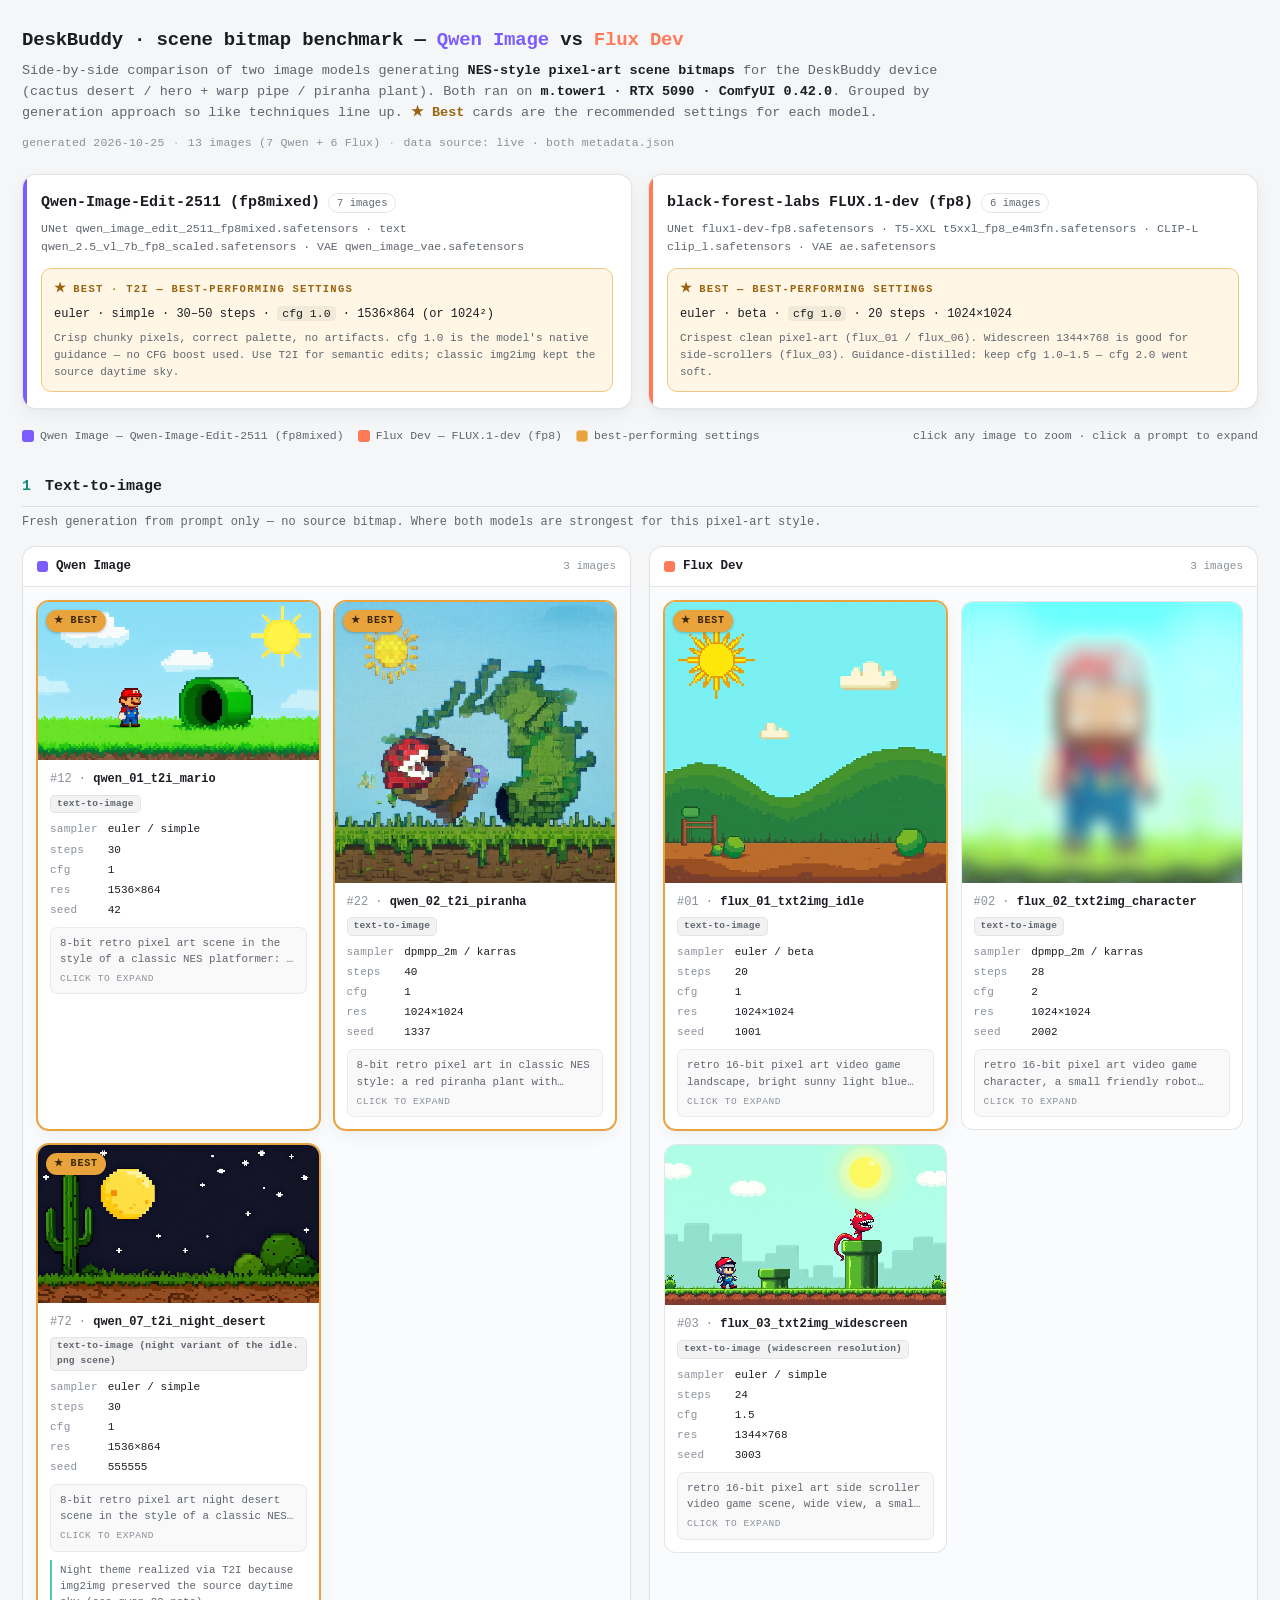
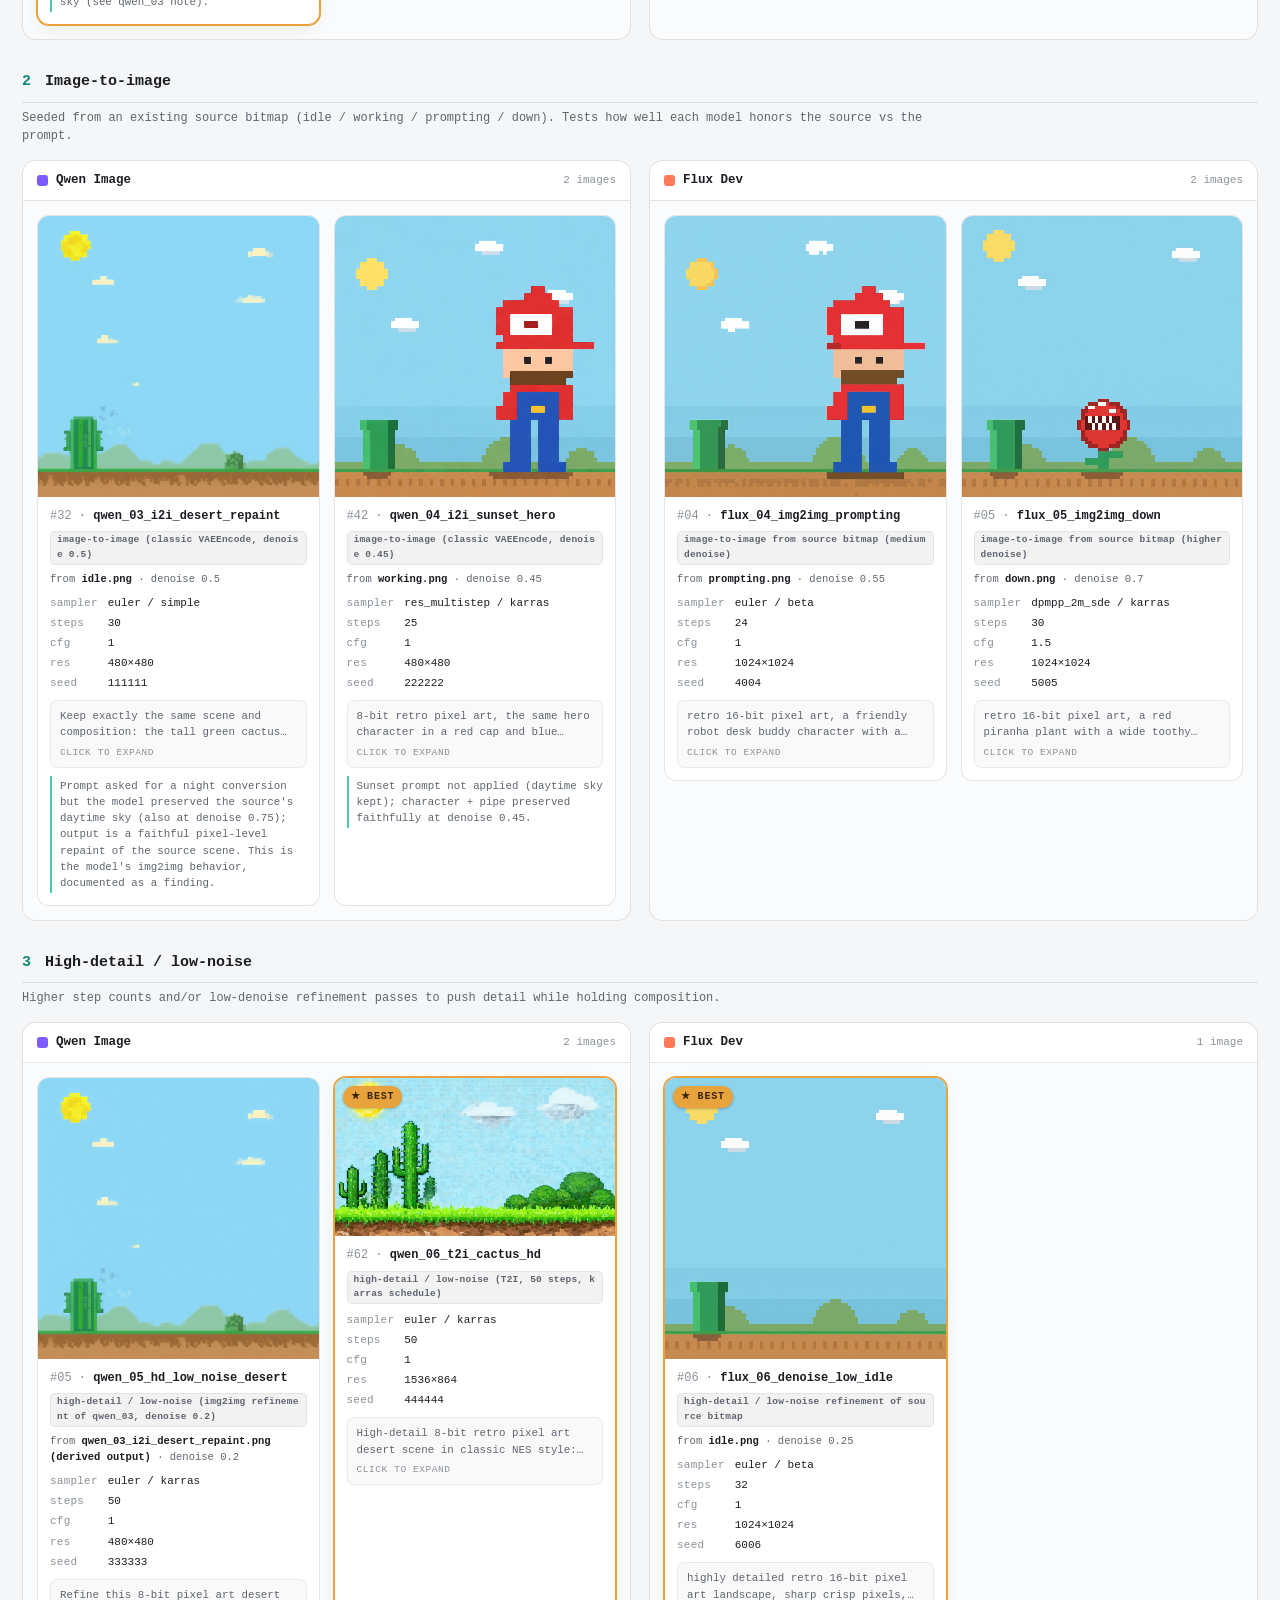
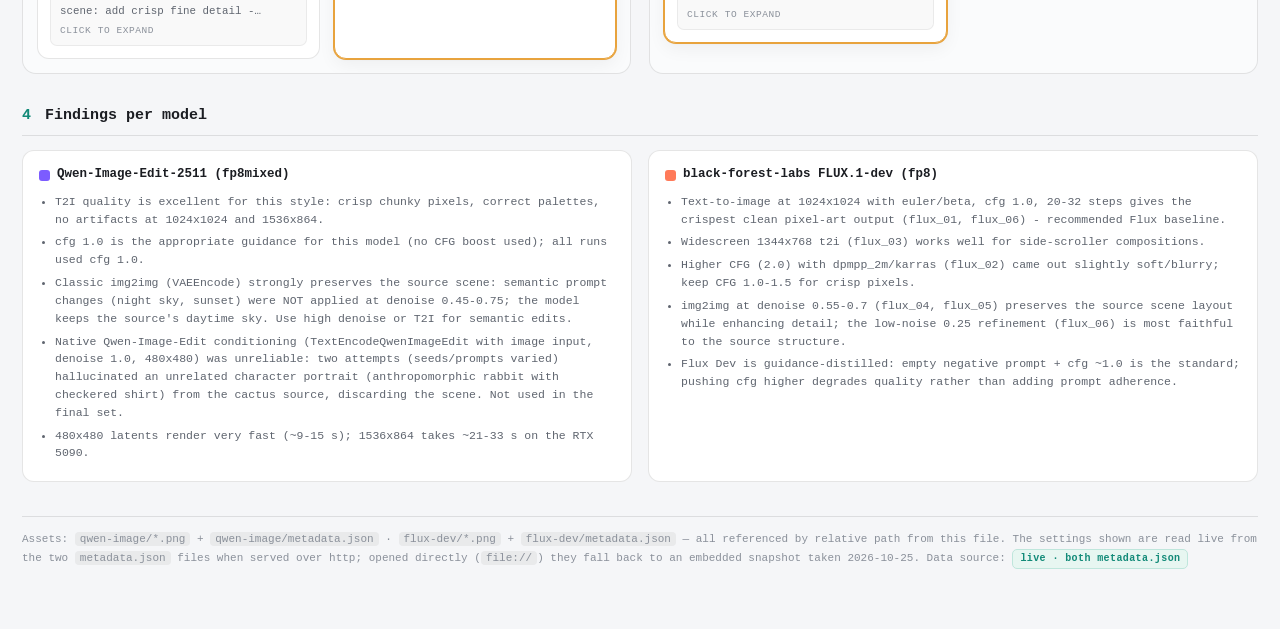
<file: shared/scene-assets/bitmaps/device/benchmark/index.html>
<!doctype html>
<html lang="en">
<head>
<meta charset="utf-8">
<meta name="viewport" content="width=device-width, initial-scale=1">
<title>DeskBuddy — Scene Bitmap Benchmark · Qwen Image vs Flux Dev</title>
<style>
  :root{
    --background:#f5f6f8;
    --card:#ffffff;
    --foreground:#1b1d22;
    --muted:#5f656f;
    --faint:#8a909a;
    --accent:#4ec9b0;
    --accent-ink:#128a78;
    --border:rgba(0,0,0,.10);
    --border-soft:rgba(0,0,0,.06);
    --best:#e8a33d;
    --best-ink:#9a6410;
    --best-bg:#fff6e5;
    --best-border:#f0c885;
    --qwen:#7c5cff;
    --flux:#ff7a59;
    --shadow:0 1px 2px rgba(0,0,0,.04), 0 6px 18px rgba(0,0,0,.05);
  }
  *{box-sizing:border-box}
  html{scroll-behavior:smooth}
  body{
    margin:0; background:var(--background); color:var(--foreground);
    font:13.5px/1.55 ui-monospace,"Cascadia Mono",Consolas,"SF Mono",monospace;
    padding:26px 22px 60px;
  }
  .wrap{max-width:1280px;margin:0 auto}
  h1{font-size:19px;margin:0 0 4px;letter-spacing:-.01em}
  h2{font-size:15px;margin:0}
  .num{color:var(--accent-ink);margin-right:6px}
  .desc{color:var(--muted);margin:6px 0 0;max-width:940px}
  .desc b{color:var(--foreground)}
  .meta-line{color:var(--faint);font-size:11.5px;margin:10px 0 0;letter-spacing:.02em}
  .meta-line .dot{opacity:.5;margin:0 8px}

  /* model summary cards */
  .models{display:grid;grid-template-columns:1fr 1fr;gap:16px;margin:22px 0 8px}
  .model{
    background:var(--card);border:1px solid var(--border);border-radius:14px;
    padding:16px 18px;box-shadow:var(--shadow);position:relative;overflow:hidden;
  }
  .model::before{content:"";position:absolute;left:0;top:0;bottom:0;width:4px}
  .model.qwen::before{background:var(--qwen)}
  .model.flux::before{background:var(--flux)}
  .model .mname{font-size:15px;font-weight:700;display:flex;align-items:center;gap:8px}
  .model .mtag{font-size:10.5px;color:var(--muted);border:1px solid var(--border);border-radius:20px;padding:1px 8px;font-weight:400}
  .model .msub{color:var(--muted);font-size:11.5px;margin:6px 0 12px}
  .model .msub b{color:var(--foreground)}
  .bestbox{
    background:var(--best-bg);border:1px solid var(--best-border);border-radius:10px;
    padding:10px 12px;
  }
  .bestbox .bt{font-size:10.5px;letter-spacing:.12em;text-transform:uppercase;color:var(--best-ink);font-weight:700;display:flex;align-items:center;gap:6px}
  .bestbox .bt .star{font-size:13px}
  .bestbox .bs{font-size:12px;color:var(--foreground);margin-top:6px;line-height:1.6}
  .bestbox .bs code{background:rgba(0,0,0,.05);padding:1px 5px;border-radius:4px;font-size:11.5px}
  .bestbox .bn{color:var(--muted);font-size:11px;margin-top:6px}

  /* legend */
  .legend{display:flex;flex-wrap:wrap;gap:14px;align-items:center;margin:18px 0 4px;color:var(--muted);font-size:11.5px}
  .legend .chip{display:inline-flex;align-items:center;gap:6px}
  .legend .sw{width:12px;height:12px;border-radius:3px;display:inline-block}
  .legend .sw.q{background:var(--qwen)}
  .legend .sw.f{background:var(--flux)}
  .legend .sw.b{background:var(--best);border:1px solid var(--best-border)}

  /* approach sections */
  .section{margin-top:30px}
  .section > h2{display:flex;align-items:baseline;gap:8px;padding-bottom:8px;border-bottom:1px solid var(--border)}
  .section > .sdesc{color:var(--muted);font-size:12px;margin:6px 0 14px;max-width:940px}
  .pair{display:grid;grid-template-columns:1fr 1fr;gap:18px}
  .side{border:1px solid var(--border);border-radius:14px;background:rgba(255,255,255,.5);overflow:hidden}
  .side .shead{
    display:flex;align-items:center;gap:8px;padding:10px 14px;font-size:12.5px;font-weight:700;
    border-bottom:1px solid var(--border);background:var(--card);
  }
  .side .shead .sw{width:11px;height:11px;border-radius:3px}
  .side.qwen .shead .sw{background:var(--qwen)}
  .side.flux .shead .sw{background:var(--flux)}
  .side .shead .cnt{color:var(--faint);font-weight:400;font-size:11px;margin-left:auto}
  .grid{display:grid;grid-template-columns:repeat(auto-fill,minmax(210px,1fr));gap:14px;padding:14px}

  /* image card */
  .card{
    background:var(--card);border:1px solid var(--border);border-radius:12px;overflow:hidden;
    display:flex;flex-direction:column;transition:box-shadow .15s,border-color .15s;position:relative;
  }
  .card:hover{box-shadow:var(--shadow)}
  .card.best{border-color:var(--best);box-shadow:0 0 0 1px var(--best), var(--shadow)}
  .card .ph{position:relative;background:#0d0e11}
  .card .ph img{display:block;width:100%;height:auto;image-rendering:pixelated;cursor:zoom-in}
  .card .badge{
    position:absolute;top:8px;left:8px;background:var(--best);color:#3a2606;font-size:10px;
    font-weight:800;letter-spacing:.08em;padding:3px 8px;border-radius:20px;box-shadow:0 1px 3px rgba(0,0,0,.25);
    display:inline-flex;align-items:center;gap:4px;
  }
  .card .body{padding:10px 12px 12px;display:flex;flex-direction:column;gap:8px;flex:1}
  .card .fname{font-size:12px;font-weight:700;word-break:break-all;display:flex;flex-wrap:wrap;align-items:center;gap:6px}
  .card .fname .id{color:var(--faint);font-weight:400}
  .ap-tag{font-size:9.5px;font-weight:600;letter-spacing:.02em;color:var(--muted);
    background:rgba(0,0,0,.05);border:1px solid var(--border-soft);border-radius:5px;padding:1px 6px;white-space:normal}
  .card .src{color:var(--muted);font-size:10.5px;margin-top:-2px}
  .card .src b{color:var(--foreground);font-weight:600}
  .kv{display:grid;grid-template-columns:auto 1fr;gap:3px 10px;font-size:11px}
  .kv .k{color:var(--faint);white-space:nowrap;letter-spacing:.02em}
  .kv .v{color:var(--foreground)}
  .kv .v.hi{color:var(--accent-ink);font-weight:700}
  .prompt{
    font-size:10.8px;color:var(--muted);background:rgba(0,0,0,.025);border:1px solid var(--border-soft);
    border-radius:7px;padding:7px 9px;line-height:1.5;cursor:pointer;
  }
  .prompt .ptxt{display:-webkit-box;-webkit-line-clamp:2;-webkit-box-orient:vertical;overflow:hidden}
  .prompt.open .ptxt{display:block;-webkit-line-clamp:unset;white-space:pre-wrap}
  .prompt .phint{color:var(--faint);font-size:9.5px;letter-spacing:.06em;text-transform:uppercase;margin-top:5px}
  .prompt.open .phint{display:none}
  .note{font-size:10.8px;color:var(--muted);border-left:2px solid var(--accent);padding:2px 0 2px 8px;line-height:1.5}
  .note b{color:var(--foreground)}
  .warn{color:var(--best-ink)}

  /* findings */
  .findings{display:grid;grid-template-columns:1fr 1fr;gap:16px;margin-top:14px}
  .fbox{background:var(--card);border:1px solid var(--border);border-radius:12px;padding:14px 16px}
  .fbox h3{margin:0 0 8px;font-size:12.5px;display:flex;align-items:center;gap:7px}
  .fbox h3 .sw{width:11px;height:11px;border-radius:3px}
  .fbox ul{margin:0;padding-left:16px}
  .fbox li{font-size:11.5px;color:var(--muted);margin:5px 0;line-height:1.55}
  .fbox li b{color:var(--foreground)}

  .foot{color:var(--faint);font-size:11px;margin-top:34px;border-top:1px solid var(--border);padding-top:14px;line-height:1.6}
  .foot code{background:rgba(0,0,0,.05);padding:1px 5px;border-radius:4px}
  .foot .src-badge{display:inline-block;padding:1px 7px;border-radius:5px;font-size:10px;font-weight:700;letter-spacing:.04em}
  .foot .src-badge.live{background:#e7f6f1;color:var(--accent-ink);border:1px solid #bfe6dc}
  .foot .src-badge.embed{background:rgba(0,0,0,.05);color:var(--muted);border:1px solid var(--border)}

  /* lightbox */
  .lb{position:fixed;inset:0;background:rgba(8,9,12,.86);display:none;align-items:center;justify-content:center;
      flex-direction:column;z-index:50;padding:30px;cursor:zoom-out}
  .lb.on{display:flex}
  .lb img{max-width:92vw;max-height:80vh;image-rendering:pixelated;border-radius:6px;box-shadow:0 10px 50px rgba(0,0,0,.6)}
  .lb .cap{color:#cfd3da;font-size:12px;margin-top:14px;text-align:center;max-width:80vw}
  .lb .cap b{color:#fff}

  @media (max-width:860px){
    .models,.pair,.findings{grid-template-columns:1fr}
    body{padding:18px 12px 48px}
  }
</style>
</head>
<body>
<div class="wrap">
  <h1>DeskBuddy · scene bitmap benchmark — <span style="color:var(--qwen)">Qwen Image</span> vs <span style="color:var(--flux)">Flux Dev</span></h1>
  <p class="desc">
    Side-by-side comparison of two image models generating <b>NES-style pixel-art scene bitmaps</b> for the DeskBuddy device
    (cactus desert / hero + warp pipe / piranha plant). Both ran on <b>m.tower1 · RTX 5090 · ComfyUI 0.42.0</b>.
    Grouped by generation approach so like techniques line up. <b style="color:var(--best-ink)">★ Best</b> cards are the
    recommended settings for each model.
  </p>
  <p class="meta-line" id="meta-line">generated 2026-10-25<span class="dot">·</span>13 images (7 Qwen + 6 Flux)<span class="dot">·</span>data source: <span id="src-ind">…</span></p>

  <!-- model summary + best settings -->
  <div class="models" id="models"></div>

  <!-- legend -->
  <div class="legend">
    <span class="chip"><span class="sw q"></span> Qwen Image — Qwen-Image-Edit-2511 (fp8mixed)</span>
    <span class="chip"><span class="sw f"></span> Flux Dev — FLUX.1-dev (fp8)</span>
    <span class="chip"><span class="sw b"></span> best-performing settings</span>
    <span class="chip" style="margin-left:auto">click any image to zoom · click a prompt to expand</span>
  </div>

  <!-- approach sections -->
  <div id="sections"></div>

  <!-- findings -->
  <div class="section">
    <h2><span class="num">4</span>Findings per model</h2>
    <div class="findings" id="findings"></div>
  </div>

  <div class="foot">
    <div>
      Assets: <code>qwen-image/*.png</code> + <code>qwen-image/metadata.json</code> ·
      <code>flux-dev/*.png</code> + <code>flux-dev/metadata.json</code> — all referenced by relative path from this file.
      The settings shown are read live from the two <code>metadata.json</code> files when served over http;
      opened directly (<code>file://</code>) they fall back to an embedded snapshot taken 2026-10-25.
      Data source: <span class="src-badge" id="src-badge">…</span>
    </div>
  </div>
</div>

<!-- lightbox -->
<div class="lb" id="lb" onclick="this.classList.remove('on')">
  <img id="lb-img" alt="">
  <div class="cap" id="lb-cap"></div>
</div>

<script>
/* ---- relative asset paths (into the sibling folders) ---- */
const DIRS = { qwen:"qwen-image", flux:"flux-dev" };
const META = { qwen:"qwen-image/metadata.json", flux:"flux-dev/metadata.json" };

/* ---- best-performing settings (from each metadata.json) ---- */
const BEST = {
  qwen:{
    badge:"BEST · T2I",
    settings:"euler · simple · 30–50 steps · <code>cfg 1.0</code> · 1536×864 (or 1024²)",
    note:"Crisp chunky pixels, correct palette, no artifacts. cfg 1.0 is the model's native guidance — no CFG boost used. Use T2I for semantic edits; classic img2img kept the source daytime sky.",
    files:["qwen_06_t2i_cactus_hd.png","qwen_07_t2i_night_desert.png","qwen_01_t2i_mario.png","qwen_02_t2i_piranha.png"]
  },
  flux:{
    badge:"BEST",
    settings:"euler · beta · <code>cfg 1.0</code> · 20 steps · 1024×1024",
    note:"Crispest clean pixel-art (flux_01 / flux_06). Widescreen 1344×768 is good for side-scrollers (flux_03). Guidance-distilled: keep cfg 1.0–1.5 — cfg 2.0 went soft.",
    files:["flux_01_txt2img_idle.png","flux_06_denoise_low_idle.png"]
  }
};

/* ---- embedded snapshot (fallback for file://). Mirrors the two metadata.json. ---- */
const SNAPSHOT = {
  qwen:{
    model:"Qwen-Image-Edit-2511 (fp8mixed)",
    modelSub:"UNet qwen_image_edit_2511_fp8mixed · text qwen_2.5_vl_7b_fp8 · VAE qwen_image_vae",
    images:[
      {file:"qwen_01_t2i_mario.png",id:"01",approach:"text-to-image",src:null,denoise:1.0,
       settings:{sampler:"euler",scheduler:"simple",steps:30,cfg:1.0,width:1536,height:864,seed:42},
       prompt:"8-bit retro pixel art scene in the style of a classic NES platformer: a small hero character in a red cap and blue overalls stands on bright green grass in front of a green warp pipe, light blue sky with a yellow sun and fluffy white clouds, chunky visible pixels, limited flat color palette, clean side-view game background",
       note:"Crisp T2I at 1536×864 — clean side-view hero + warp pipe.",gen_s:27.3},
      {file:"qwen_02_t2i_piranha.png",id:"02",approach:"text-to-image",src:null,denoise:1.0,
       settings:{sampler:"dpmpp_2m",scheduler:"karras",steps:40,cfg:1.0,width:1024,height:1024,seed:1337},
       prompt:"8-bit retro pixel art in classic NES style: a red piranha plant with sharp white teeth popping out of a brown pipe, next to a tall green warp pipe, sunny light blue sky, yellow pixel sun in the top left, two small white clouds, green grass strip over brown soil ground, chunky blocky pixels, limited color palette, flat colors",
       note:"Piranha plant + warp pipe, 1024².",gen_s:24.2},
      {file:"qwen_03_i2i_desert_repaint.png",id:"03",approach:"image-to-image",src:"idle.png",denoise:0.5,
       settings:{sampler:"euler",scheduler:"simple",steps:30,cfg:1.0,width:480,height:480,seed:111111},
       prompt:"Keep exactly the same scene and composition … Change only the lighting to night: deep indigo night sky, a big yellow full moon with crater pixels, scattered small white star pixels. Do not add any characters or animals.",
       note:"Prompted night, but the model <b>kept the source daytime sky</b> (same at denoise 0.75) — faithful pixel-level repaint. Documented finding."},
      {file:"qwen_04_i2i_sunset_hero.png",id:"04",approach:"image-to-image",src:"working.png",denoise:0.45,
       settings:{sampler:"res_multistep",scheduler:"karras",steps:25,cfg:1.0,width:480,height:480,seed:222222},
       prompt:"8-bit retro pixel art, the same hero character in a red cap and blue overalls standing by the green warp pipe, now under a warm orange sunset sky with a low pixel sun, keep the chunky pixel style and flat colors.",
       note:"Sunset prompt not applied (daytime sky kept); character + pipe preserved faithfully."},
      {file:"qwen_05_hd_low_noise_desert.png",id:"05",approach:"high-detail / low-noise",src:"qwen_03 (derived)",denoise:0.2,
       settings:{sampler:"euler",scheduler:"karras",steps:50,cfg:1.0,width:480,height:480,seed:333333},
       prompt:"Refine this 8-bit pixel art desert scene: add crisp fine detail — dithered grass texture, cactus spine pixels, cloud shadow pixels, sun ray pixels — keep the exact composition, shapes and flat retro colors, low noise, high detail.",
       note:"50-step karras refinement (denoise 0.2) of qwen_03.",gen_s:15.1},
      {file:"qwen_06_t2i_cactus_hd.png",id:"06",approach:"high-detail / low-noise (T2I)",src:null,denoise:1.0,
       settings:{sampler:"euler",scheduler:"karras",steps:50,cfg:1.0,width:1536,height:864,seed:444444},
       prompt:"High-detail 8-bit retro pixel art desert scene in classic NES style: tall segmented green cactus with fine spine pixels on the left, rounded bushes on the right, bright green grass strip over brown dirt soil, light blue sky, yellow pixel sun in the top left, two fluffy white clouds with grey shadow pixels, chunky well-aligned pixel grid, crisp clean edges, limited flat color palette, meticulous pixel placement.",
       note:"50-step karras T2I — crisp cactus desert at 1536×864.",gen_s:33.2},
      {file:"qwen_07_t2i_night_desert.png",id:"07",approach:"text-to-image (night)",src:null,denoise:1.0,
       settings:{sampler:"euler",scheduler:"simple",steps:30,cfg:1.0,width:1536,height:864,seed:555555},
       prompt:"8-bit retro pixel art night desert scene in the style of a classic NES platformer: tall green cactus on the left, rounded bushes on the right, green grass strip over brown dirt soil, deep indigo night sky, a big yellow full moon with crater pixels, scattered small white star pixels, chunky visible pixels, limited flat color palette.",
       note:"Night theme realized via T2I (img2img preserved the source daytime sky).",gen_s:21.2}
    ],
    findings:[
      "<b>T2I quality is excellent</b> for this style: crisp chunky pixels, correct palettes, no artifacts at 1024² and 1536×864.",
      "<b>cfg 1.0</b> is the appropriate guidance (no CFG boost used); all runs used cfg 1.0.",
      "Classic img2img (VAEEncode) <b>strongly preserves the source</b>: semantic prompt changes (night / sunset) were <b>not</b> applied at denoise 0.45–0.75 — the source daytime sky is kept. Use high denoise or T2I for semantic edits.",
      "Native Qwen-Image-Edit conditioning (with image input) was unreliable: two attempts hallucinated an unrelated rabbit character from the cactus source — discarded.",
      "480² latents render in ~9–15 s; 1536×864 in ~21–33 s on the RTX 5090."
    ]
  },
  flux:{
    model:"FLUX.1-dev (fp8)",
    modelSub:"UNet flux1-dev-fp8 · T5-XXL fp8 · CLIP-L · VAE ae",
    images:[
      {file:"flux_01_txt2img_idle.png",id:"01",approach:"text-to-image",src:null,denoise:1.0,
       settings:{sampler:"euler",scheduler:"beta",steps:20,cfg:1.0,width:1024,height:1024,seed:1001},
       prompt:"retro 16-bit pixel art video game landscape, bright sunny light blue sky, yellow square sun with jagged rays in the upper left, two small blocky white clouds, rolling green hills on the horizon, round green bushes, brown dirt ground with darker texture marks, a small green signpost on the left, flat solid colors, limited vibrant palette, nostalgic 90s era, crisp clean pixels, no anti aliasing",
       note:"Crisp idle landscape — the recommended Flux baseline.",gen_s:13.9},
      {file:"flux_02_txt2img_character.png",id:"02",approach:"text-to-image",src:null,denoise:1.0,
       settings:{sampler:"dpmpp_2m",scheduler:"karras",steps:28,cfg:2.0,width:1024,height:1024,seed:2002},
       prompt:"retro 16-bit pixel art video game character, a small friendly robot desk buddy with a red cap and white rectangular visor eyes, beige face, brown beard, red shirt and blue overalls with a yellow belt buckle, standing on a green grass platform next to a green warp pipe, sunny light blue sky, flat solid colors, limited vibrant palette, nostalgic, crisp clean pixels, centered composition",
       note:"<b class='warn'>cfg 2.0 / dpmpp_2m / karras</b> came out slightly soft/blurry — keep cfg 1.0–1.5 for crisp pixels."},
      {file:"flux_03_txt2img_widescreen.png",id:"03",approach:"text-to-image (widescreen)",src:null,denoise:1.0,
       settings:{sampler:"euler",scheduler:"simple",steps:24,cfg:1.5,width:1344,height:768,seed:3003},
       prompt:"retro 16-bit pixel art side scroller video game scene, wide view, a small robot desk buddy character with a red cap and blue overalls walking across a long green grass platform, two green warp pipes, a red piranha plant with a toothy grin peeking from one pipe, sunny sky with blocky white clouds, yellow sun, flat solid colors, limited vibrant palette, nostalgic platformer aesthetic, crisp clean pixels",
       note:"Widescreen 1344×768 — good for side-scroller compositions.",gen_s:20},
      {file:"flux_04_img2img_prompting.png",id:"04",approach:"image-to-image",src:"prompting.png",denoise:0.55,
       settings:{sampler:"euler",scheduler:"beta",steps:24,cfg:1.0,width:1024,height:1024,seed:4004},
       prompt:"retro 16-bit pixel art, a friendly robot desk buddy character with a red cap, white visor eyes and blue overalls, standing on green grass next to a green warp pipe, sunny sky, enhanced detail, vibrant colors, crisp pixels.",
       note:"denoise 0.55 — preserves source layout while enhancing detail.",gen_s:10.7},
      {file:"flux_05_img2img_down.png",id:"05",approach:"image-to-image",src:"down.png",denoise:0.7,
       settings:{sampler:"dpmpp_2m_sde",scheduler:"karras",steps:30,cfg:1.5,width:1024,height:1024,seed:5005},
       prompt:"retro 16-bit pixel art, a red piranha plant with a wide toothy grin emerging from a green warp pipe, green grass, sunny light blue sky with blocky clouds, vibrant colors, enhanced detail, crisp clean pixels.",
       note:"denoise 0.70 — higher denoise, still tracks the source scene.",gen_s:27.6},
      {file:"flux_06_denoise_low_idle.png",id:"06",approach:"high-detail / low-noise",src:"idle.png",denoise:0.25,
       settings:{sampler:"euler",scheduler:"beta",steps:32,cfg:1.0,width:1024,height:1024,seed:6006},
       prompt:"highly detailed retro 16-bit pixel art landscape, sharp crisp pixels, intricate texture on the grass and dirt ground, vivid saturated colors, professional video game background art, sunny sky, clouds, bushes, signpost.",
       note:"Low-noise 0.25 refinement — most faithful to the source structure.",gen_s:13.8}
    ],
    findings:[
      "Text-to-image at 1024² with <b>euler / beta, cfg 1.0, 20–32 steps</b> gives the crispest clean pixel-art (flux_01, flux_06) — the recommended Flux baseline.",
      "Widescreen 1344×768 T2I (flux_03) works well for side-scroller compositions.",
      "Higher <b>cfg 2.0</b> with dpmpp_2m / karras (flux_02) came out slightly soft/blurry; keep cfg 1.0–1.5 for crisp pixels.",
      "img2img at denoise 0.55–0.7 (flux_04, flux_05) preserves the source layout while enhancing detail; low-noise 0.25 (flux_06) is most faithful to source structure.",
      "Flux Dev is <b>guidance-distilled</b>: empty negative prompt + cfg ~1.0 is standard; pushing cfg higher degrades quality rather than adding adherence."
    ]
  }
};

/* map a settings object coming straight from metadata.json into the render shape */
function normImg(model, raw){
  const s = raw.settings || {};
  return {
    file: raw.file,
    id: raw.id || raw.file.replace(/[^0-9]/g,"").slice(-2) || raw.file,
    approach: raw.approach || "—",
    src: (raw.source && typeof raw.source==="string" && raw.source.length)
        ? raw.source.replace(/.*[\/\\]/,"")
        : (Array.isArray(raw.source_files) && raw.source_files.length ? raw.source_files.join(", ") : null),
    denoise: (s.denoise!=null ? s.denoise : (raw.denoise!=null?raw.denoise:null)),
    settings:{
      sampler:s.sampler, scheduler:s.scheduler, steps:s.steps, cfg:s.cfg,
      width:s.width, height:s.height, seed:s.seed
    },
    prompt: raw.prompt || raw.prompt || "",
    negative: (raw.negative||raw.negative_prompt||""),
    note: raw.note || "",
    gen_s: raw.elapsed_s || raw.gen_seconds || null
  };
}

/* each image lands in exactly ONE section, by priority: i2i > high-detail > t2i.
   (avoids an image whose label mentions two techniques, e.g. "high-detail / low-noise (T2I)", being rendered twice) */
function sectionOf(approach){
  const a = approach||"";
  if(/image-to-image/i.test(a)) return "i2i";
  if(/high-detail|low-noise/i.test(a)) return "hd";
  return "t2i";
}
const APPROACHES = [
  {key:"t2i", n:"1", title:"Text-to-image", desc:"Fresh generation from prompt only — no source bitmap. Where both models are strongest for this pixel-art style."},
  {key:"i2i", n:"2", title:"Image-to-image", desc:"Seeded from an existing source bitmap (idle / working / prompting / down). Tests how well each model honors the source vs the prompt."},
  {key:"hd", n:"3", title:"High-detail / low-noise", desc:"Higher step counts and/or low-denoise refinement passes to push detail while holding composition."}
];

function esc(s){return String(s==null?"":s).replace(/[&<>"]/g,c=>({"&":"&amp;","<":"&lt;",">":"&gt;",'"':"&quot;"}[c]));}
function res(s){return (s.width&&s.height)?`${s.width}×${s.height}`:"—";}
function bestSet(model){return new Set(BEST[model].files);}

function cardHTML(model, img){
  const isBest = bestSet(model).has(img.file);
  const s = img.settings;
  const src = img.src ? `<div class="src">from <b>${esc(img.src)}</b>${img.denoise!=null?` · denoise ${img.denoise}`:""}</div>` : "";
  const note = img.note ? `<div class="note">${img.note}</div>` : "";
  return `
  <div class="card${isBest?" best":""}">
    <div class="ph">
      ${isBest?`<span class="badge">★ BEST</span>`:""}
      <img src="${esc(DIRS[model])}/${esc(img.file)}" alt="${esc(img.file)}" loading="lazy"
           onclick="lb('${esc(DIRS[model])}/${esc(img.file)}','${esc(img.file)}')">
    </div>
    <div class="body">
      <div class="fname"><span><span class="id">#${esc(img.id)} · </span>${esc(img.file.replace(/\.png$/,""))}</span><span class="ap-tag">${esc(img.approach)}</span></div>
      ${src}
      <div class="kv">
        <span class="k">sampler</span><span class="v">${esc(s.sampler)}${s.scheduler?` / ${esc(s.scheduler)}`:""}</span>
        <span class="k">steps</span><span class="v">${s.steps!=null?esc(s.steps):"—"}</span>
        <span class="k">cfg</span><span class="v">${s.cfg!=null?esc(s.cfg):"—"}</span>
        <span class="k">res</span><span class="v">${res(s)}</span>
        <span class="k">seed</span><span class="v">${s.seed!=null?esc(s.seed):"—"}</span>
      </div>
      <div class="prompt" onclick="this.classList.toggle('open')">
        <div class="ptxt">${esc(img.prompt)}</div>
        <div class="phint">click to expand</div>
      </div>
      ${note}
    </div>
  </div>`;
}

function render(data, sourceLabel){
  // model summary cards
  document.getElementById("models").innerHTML = ["qwen","flux"].map(m=>{
    const b = BEST[m];
    return `<div class="model ${m}">
      <div class="mname">${esc(data[m].model)} <span class="mtag">${m==="qwen"?"7 images":"6 images"}</span></div>
      <div class="msub">${esc(data[m].modelSub)}</div>
      <div class="bestbox">
        <div class="bt"><span class="star">★</span>${esc(b.badge)} — best-performing settings</div>
        <div class="bs">${b.settings}</div>
        <div class="bn">${esc(b.note)}</div>
      </div>
    </div>`;
  }).join("");

  // approach sections
  document.getElementById("sections").innerHTML = APPROACHES.map(ap=>{
    const pick = m => data[m].images.filter(i=>sectionOf(i.approach)===ap.key);
    const side = m => {
      const imgs = pick(m);
      if(!imgs.length) return `<div class="side ${m}"><div class="shead"><span class="sw"></span>${m==="qwen"?"Qwen Image":"Flux Dev"}<span class="cnt">none in this approach</span></div></div>`;
      return `<div class="side ${m}">
        <div class="shead"><span class="sw"></span>${m==="qwen"?"Qwen Image":"Flux Dev"}<span class="cnt">${imgs.length} image${imgs.length>1?"s":""}</span></div>
        <div class="grid">${imgs.map(i=>cardHTML(m,i)).join("")}</div>
      </div>`;
    };
    return `<div class="section">
      <h2><span class="num">${ap.n}</span>${esc(ap.title)}</h2>
      <p class="sdesc">${esc(ap.desc)}</p>
      <div class="pair">${side("qwen")}${side("flux")}</div>
    </div>`;
  }).join("");

  // findings
  document.getElementById("findings").innerHTML = ["qwen","flux"].map(m=>`
    <div class="fbox">
      <h3><span class="sw" style="background:var(--${m})"></span>${esc(data[m].model)}</h3>
      <ul>${data[m].findings.map(f=>`<li>${f}</li>`).join("")}</ul>
    </div>`).join("");

  setSrc(sourceLabel);
}

function setSrc(label){
  const isLive = /live/i.test(label);
  document.getElementById("src-ind").textContent = label;
  const badge = document.getElementById("src-badge");
  badge.textContent = label;
  badge.className = "src-badge " + (isLive?"live":"embed");
}

function lb(src,cap){
  document.getElementById("lb-img").src = src;
  document.getElementById("lb-cap").innerHTML = `<b>${esc(cap)}</b> — click to close`;
  document.getElementById("lb").classList.add("on");
}
document.addEventListener("keydown",e=>{if(e.key==="Escape")document.getElementById("lb").classList.remove("on");});

/* ---- try to read the live metadata.json (works when served over http); fall back to the embedded snapshot over file:// ---- */
async function loadLive(model){
  const j = await (await fetch(META[model],{cache:"no-store"})).json();
  return {
    model: j.model?.name || j.model?.base || (model==="qwen"?"Qwen Image":"Flux Dev"),
    modelSub: (model==="qwen"
        ? (j.model ? `UNet ${j.model.unet||""} · text ${j.model.text_encoder||""} · VAE ${j.model.vae||""}` : "")
        : (j.model ? `UNet ${j.model.unet||""} · T5-XXL ${j.model.t5xxl||""} · CLIP-L ${j.model.clip_l||""} · VAE ${j.model.vae||""}` : "")),
    images: (j.images||[]).map(r=>normImg(model,r)),
    findings: j.findings || []
  };
}

(async function main(){
  // always render immediately from the snapshot so file:// works with zero delay
  render(SNAPSHOT, "embedded snapshot (2026-10-25)");
  // then try to upgrade to live metadata
  try{
    const [q,f] = await Promise.all([loadLive("qwen"), loadLive("flux")]);
    const merged = {
      qwen:{...SNAPSHOT.qwen, model:q.model, modelSub:q.modelSub, images:q.images, findings:q.findings.length?q.findings:SNAPSHOT.qwen.findings},
      flux:{...SNAPSHOT.flux, model:f.model, modelSub:f.modelSub, images:f.images, findings:f.findings.length?f.findings:SNAPSHOT.flux.findings}
    };
    render(merged, "live · both metadata.json");
  }catch(e){
    // file:// (CORS) or missing file — keep the embedded snapshot, just clarify
    setSrc("embedded snapshot (file:// — live metadata.json unavailable)");
  }
})();
</script>
</body>
</html>
</file>
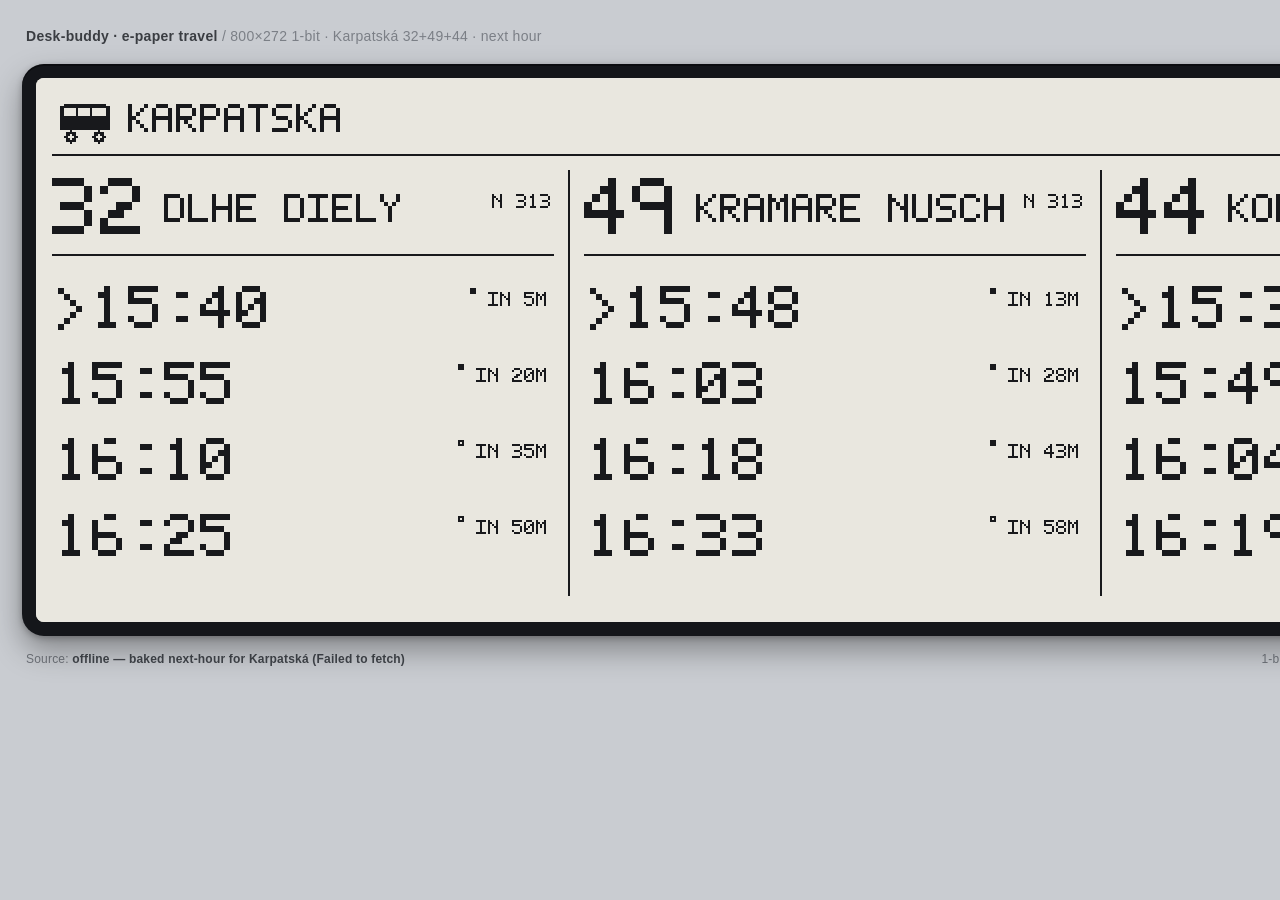
<file: epaper-panel-travel/web/panel.html>
<!doctype html>
<html lang="en">
<head>
<meta charset="utf-8">
<meta name="viewport" content="width=1672">
<title>Desk-buddy · e-paper travel (Karpatská) live</title>
<link rel="stylesheet" href="./panel.css">
</head>
<body>
<div class="page">
  <div class="bar">
    <div class="title">Desk-buddy · e-paper travel <span>/ 800&times;272 1-bit · Karpatská 32+49+44 · next hour</span></div>
    <div class="pill" id="pill"><span class="dot"></span><span id="pillTxt">LOADING&hellip;</span></div>
  </div>
  <div class="device"><canvas id="panel" width="800" height="272"></canvas></div>
  <div class="foot">
    <div>Source: <b id="srcTxt">&mdash;</b></div>
    <div>1-bit e-ink · paper #e9e7df / ink #18191c · 2&times; nearest-neighbour scale</div>
  </div>
</div>

<!-- Travel design, split into modules in ./panel/ — SAME design system as the
     weather panel (panel_v2/canvas.js + font.js copied verbatim; same 800x272
     1-bit INK/PAPER buffer, same 5x7 glyph font, same dark-bezel page chrome).
     Classic ordered <script> tags (NOT ES modules) because this file is opened
     via file://, where module scripts are CORS-blocked. Load order is fixed:
     canvas -> font -> icons -> ui -> data -> app. All share the global scope.
     Query params: ?mode=auto|live|mock  &url=<json-url>  (mock = baked data) -->
<script src="./panel/canvas.js"></script>
<script src="./panel/font.js"></script>
<script src="./panel/icons.js"></script>
<script src="./panel/ui.js"></script>
<script src="./panel/data.js"></script>
<script src="./panel/app.js"></script>
</body>
</html>
</file>
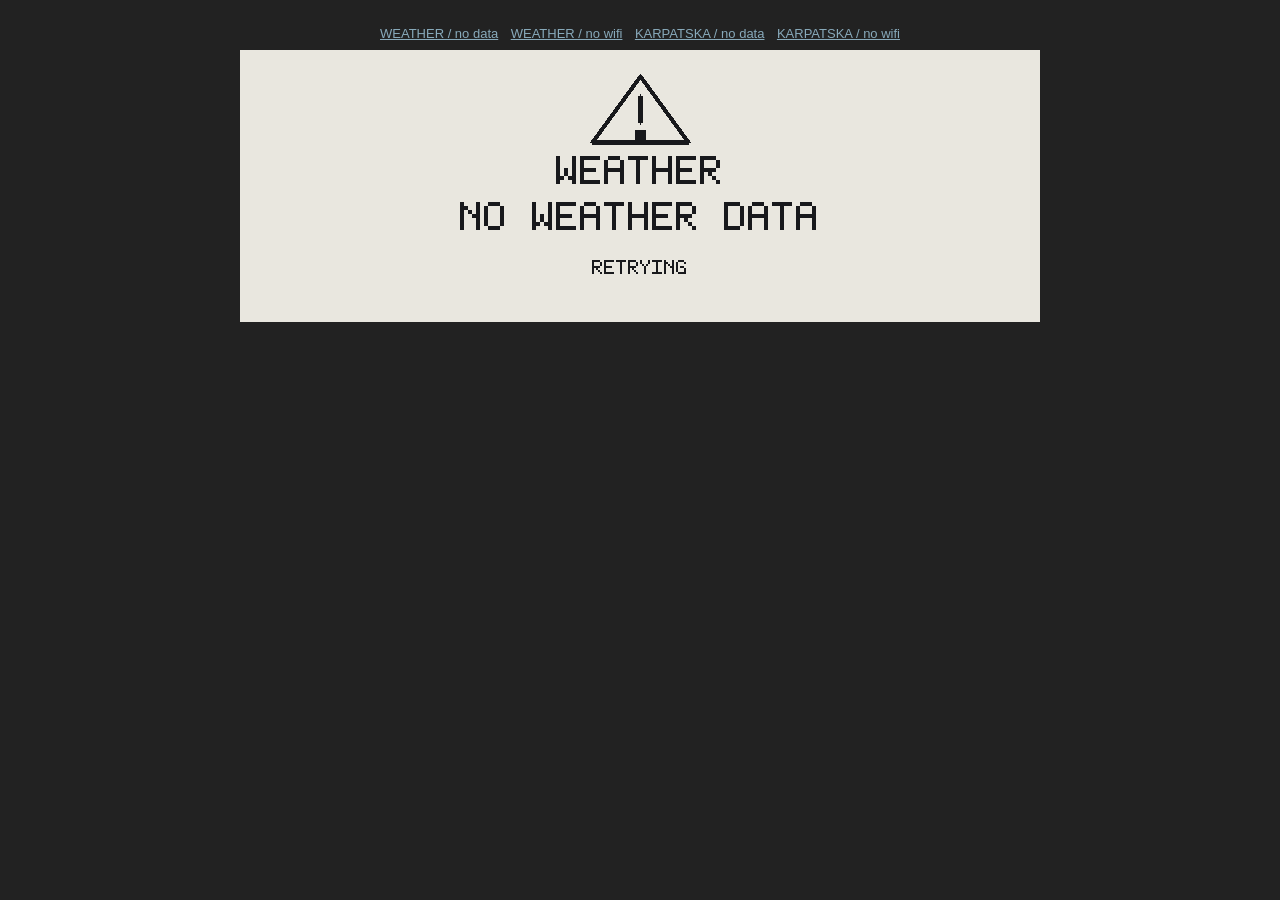
<file: epaper-panel-weather/web/error_preview.html>
<!doctype html>
<html><head><meta charset="utf-8"><title>error page preview</title>
<style>
  body{background:#222;display:flex;flex-direction:column;gap:8px;align-items:center;padding:16px;font-family:sans-serif;color:#ccc}
  canvas{image-rendering:pixelated;background:#e9e7df}
  a{color:#8ab;margin:0 4px;font-size:13px}
</style></head>
<body>
  <div>
    <a href="?state=weather-data">WEATHER / no data</a>
    <a href="?state=weather-conn">WEATHER / no wifi</a>
    <a href="?state=travel-data">KARPATSKA / no data</a>
    <a href="?state=travel-conn">KARPATSKA / no wifi</a>
  </div>
  <canvas id="panel" width="800" height="272"></canvas>
  <script src="panel_v2/canvas.js"></script>
  <script src="panel_v2/font.js"></script>
  <script src="panel_v2/error_ui.js"></script>
  <script>
    const state = new URLSearchParams(location.search).get('state') || 'weather-data';
    const A = {
      'weather-data': ['WEATHER',    'NO WEATHER DATA', 'RETRYING'],
      'weather-conn': ['WEATHER',    'NO CONNECTION',   'CHECK WIFI'],
      'travel-data':  ['KARPATSKA',  'NO TRAVEL DATA',  'DAEMON OFFLINE'],
      'travel-conn':  ['KARPATSKA',  'NO CONNECTION',   'CHECK WIFI'],
    }[state] || ['WEATHER','NO WEATHER DATA','RETRYING'];
    reset();
    drawError(A[0], A[1], A[2]);
    ctx.putImageData(buf, 0, 0);
  </script>
</body></html>
</file>
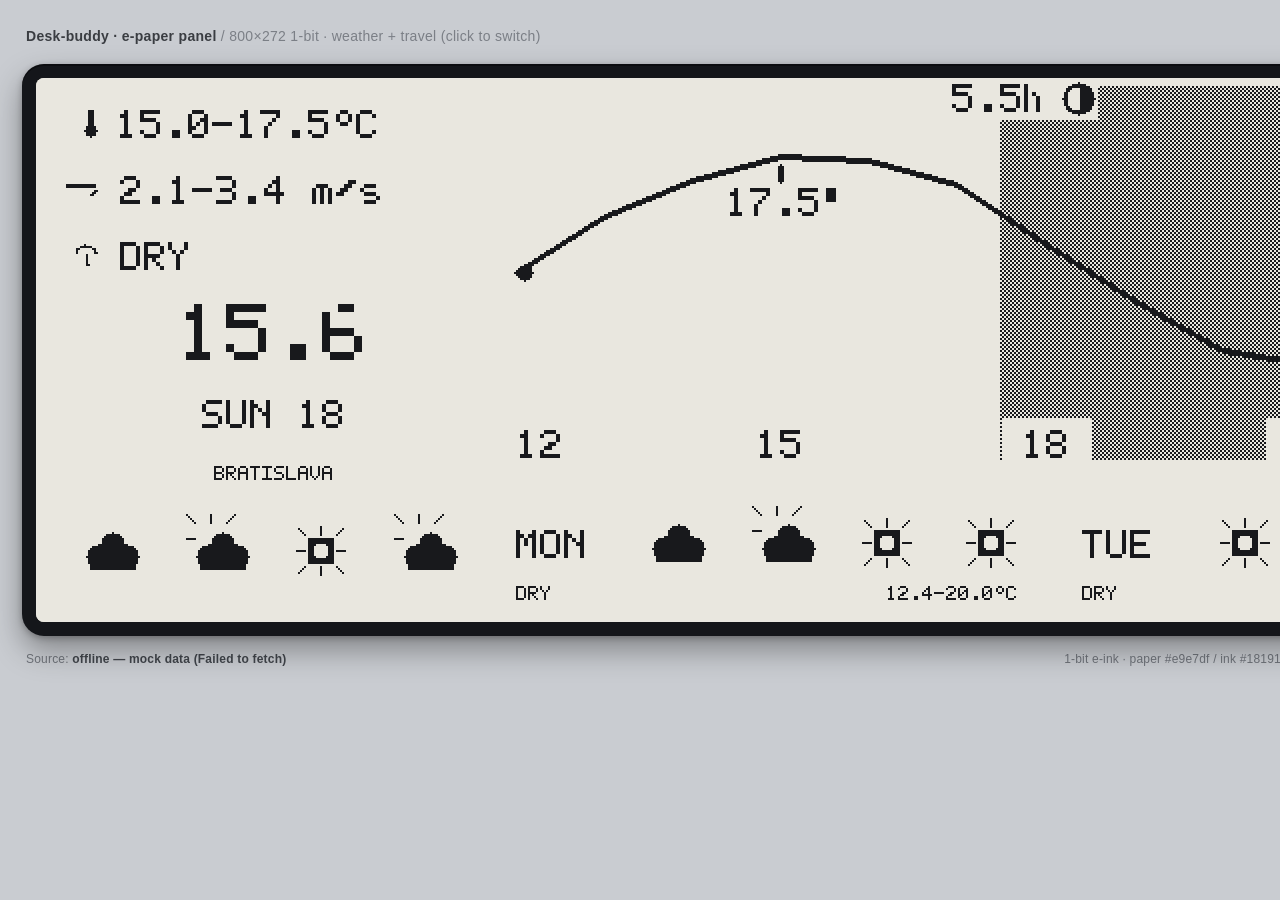
<file: epaper-panel-weather/web/panel_v2.html>
<!doctype html>
<html lang="en">
<head>
<meta charset="utf-8">
<meta name="viewport" content="width=1672">
<title>Desk-buddy · e-paper panel (weather + travel)</title>
<link rel="stylesheet" href="./panel_v2/panel_v2.css">
</head>
<body>
<div class="page">
  <div class="bar">
    <div class="title">Desk-buddy · e-paper panel <span>/ 800&times;272 1-bit · weather + travel (click to switch)</span></div>
    <div class="pill" id="pill"><span class="dot"></span><span id="pillTxt">LOADING&hellip;</span></div>
  </div>
  <div class="device"><canvas id="panel" width="800" height="272"></canvas></div>
  <div class="foot">
    <div>Source: <b id="srcTxt">&mdash;</b></div>
    <div>1-bit e-ink · paper #e9e7df / ink #18191c · 2&times; nearest-neighbour scale · <b>click the panel</b>: weather &harr; travel</div>
  </div>
</div>

<!-- v2 design, split into modules in ./panel_v2/.
     1:1 firmware port of the primitives (setPx/fillRect/thickLine/fillCircle,
     GLYPHS, putText, fmtNum) + the v2 layout (2-day rain strip, left-column
     CURRENT INFO rows, moon phase).
     Classic ordered <script> tags (NOT ES modules) because this file is opened
     via file://, where module scripts are CORS-blocked. Load order is fixed:
     canvas -> font -> icons -> ui -> data -> travel_icons -> travel_ui ->
     travel_data -> app. All share the global scope; cross-module reads live in
     function bodies, resolved once app.js boot() runs. (travel_data.js reads
     params/MODE from data.js, so it must load after it.)
     Two views over one shared canvas: WEATHER = icons+ui+data,
     TRAVEL = travel_icons+travel_ui+travel_data; app.js toggles them on a
     panel click (firmware: rotary center-press).
     Query params: ?mode=auto|live|mock  &page=travel  &url=<travel-json>
     (weather: &state=DRY|RAIN|SNOW|STORM  &range=slash|tilde|underscore) -->
<script src="./panel_v2/canvas.js"></script>
<script src="./panel_v2/font.js"></script>
<script src="./panel_v2/icons.js"></script>
<script src="./panel_v2/ui.js"></script>
<script src="./panel_v2/data.js"></script>
<script src="./panel_v2/travel_icons.js"></script>
<script src="./panel_v2/travel_ui.js"></script>
<script src="./panel_v2/travel_data.js"></script>
<script src="./panel_v2/app.js"></script>
</body>
</html>
</file>
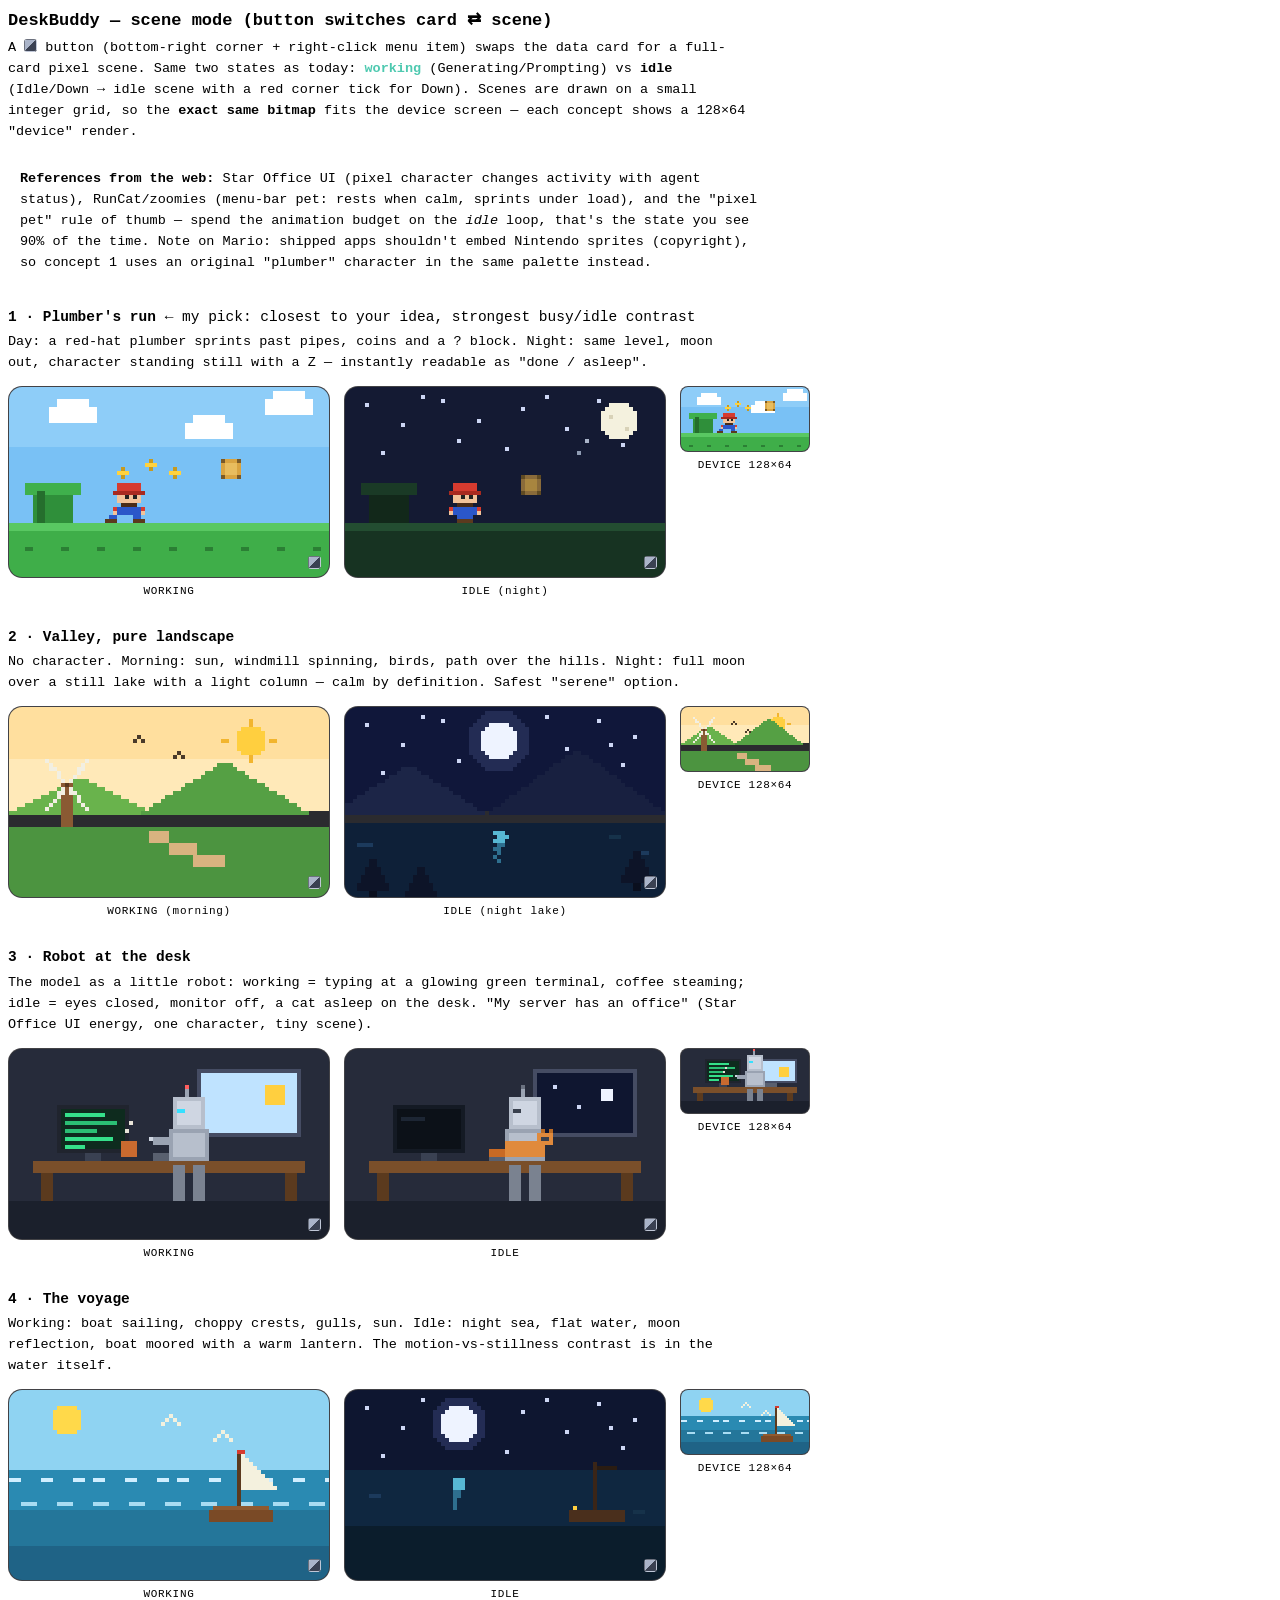
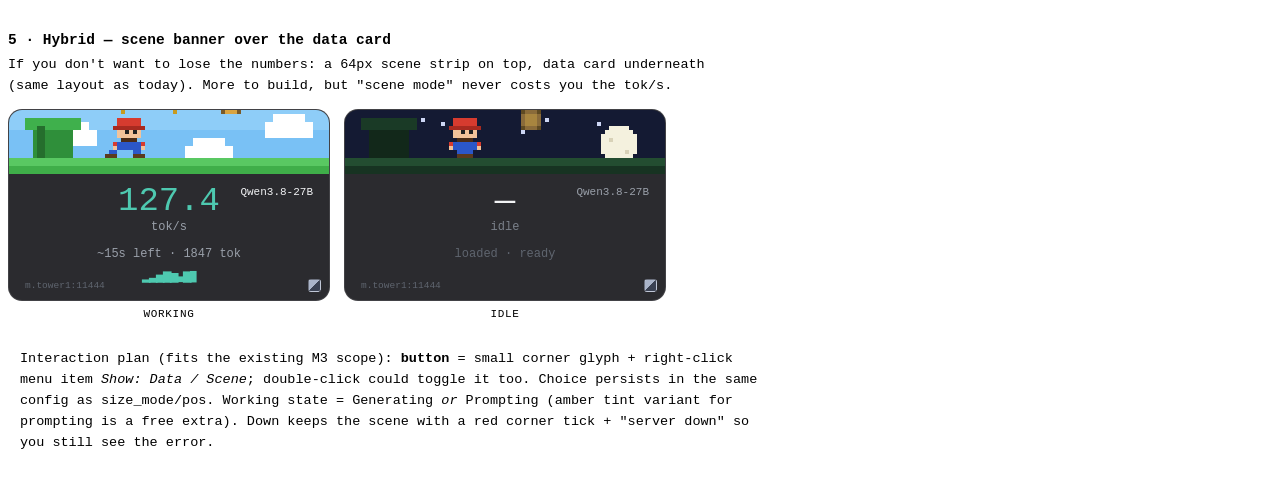
<file: shared/scene-assets/scene-mode.html>
<!doctype html>
<html>
<head>
<meta charset="utf-8">
<title>DeskBuddy — Scene mode designs</title>
<style>
  body { font: 13.5px/1.55 ui-monospace, "Cascadia Mono", Consolas, monospace; color: var(--foreground); }
  h1 { font-size: 17px; margin: 0 0 4px; }
  h2 { font-size: 14.5px; margin: 26px 0 4px; color: var(--foreground); }
  h2 .num { color: var(--accent); }
  .desc { color: var(--muted-foreground); margin: 0 0 12px; max-width: 740px; }
  .row { display: flex; gap: 14px; flex-wrap: wrap; align-items: flex-start; margin-bottom: 6px; }
  .fig { text-align: center; }
  .card { width: 320px; height: 190px; border-radius: 14px; overflow: hidden; position: relative;
          background: rgba(30,30,34,0.94); border: 1px solid rgba(255,255,255,0.11); }
  .card.dev { width: 128px; height: 64px; border-radius: 8px; }
  canvas { display: block; image-rendering: pixelated; }
  .cap { color: var(--muted-foreground); font-size: 11px; margin-top: 5px; letter-spacing: 0.06em; }
  .tg { position: absolute; right: 8px; bottom: 8px; width: 11px; height: 11px; border-radius: 3px;
        background: linear-gradient(135deg, #aab4c9 0 50%, #3a4152 50% 100%);
        border: 1px solid rgba(255,255,255,0.25); cursor: pointer; }
  .note { border-left: 3px solid var(--accent); padding: 6px 12px; margin: 20px 0; color: var(--muted-foreground);
          background: var(--card); border-radius: 0 8px 8px 0; max-width: 740px; }
  .data { position: absolute; left: 0; right: 0; bottom: 0; height: 126px; padding: 10px 16px;
          box-sizing: border-box; font-family: inherit; }
  .data .big { font-size: 34px; color: #4ec9b0; line-height: 1; }
  .data .sub { font-size: 12px; color: #9aa0aa; }
  .data .model { position: absolute; right: 16px; top: 10px; font-size: 11px; color: #f2f3f5; }
  .data .left { font-size: 12px; color: #9aa0aa; margin-top: 8px; }
  .data .spark { font-size: 11px; color: #4ec9b0; letter-spacing: -1px; margin-top: 6px; }
  .data .host { position: absolute; left: 16px; bottom: 6px; font-size: 9.5px; color: #5f656f; }
  .data.dim .big { color: #f2f3f5; } .data.dim .sub { color: #7a808a; }
  .data.dim .model { color: #9aa0aa; } .data.dim .left { color: #5f656f; }
  .rec { color: var(--foreground); font-weight: bold; }
</style>
</head>
<body>

<h1>DeskBuddy — scene mode (button switches card ⇄ scene)</h1>
<p class="desc">
  A <span class="tg" style="position:static;display:inline-block;vertical-align:-1px" title="mode toggle"></span>
  button (bottom-right corner + right-click menu item) swaps the data card for a full-card pixel scene.
  Same two states as today: <b style="color:#4ec9b0">working</b> (Generating/Prompting) vs <b>idle</b> (Idle/Down → idle scene with a red corner tick for Down).
  Scenes are drawn on a small integer grid, so the <b>exact same bitmap</b> fits the device screen — each concept shows a 128×64 "device" render.
</p>

<div class="note">
  <b>References from the web:</b> Star Office UI (pixel character changes activity with agent status), RunCat/zoomies
  (menu-bar pet: rests when calm, sprints under load), and the "pixel pet" rule of thumb — spend the animation budget on the
  <i>idle</i> loop, that's the state you see 90% of the time. Note on Mario: shipped apps shouldn't embed Nintendo sprites
  (copyright), so concept 1 uses an original "plumber" character in the same palette instead.
</div>

<!-- 1: Plumber -->
<h2><span class="num">1</span> · Plumber's run <span class="rec" style="font-weight:normal;color:var(--accent)">← my pick: closest to your idea, strongest busy/idle contrast</span></h2>
<p class="desc">Day: a red-hat plumber sprints past pipes, coins and a ? block. Night: same level, moon out, character standing still with a Z — instantly readable as "done / asleep".</p>
<div class="row">
  <div class="fig"><div class="card"><canvas id="c1w" width="320" height="190"></canvas><div class="tg" title="toggle mode"></div></div><div class="cap">WORKING</div></div>
  <div class="fig"><div class="card"><canvas id="c1i" width="320" height="190"></canvas><div class="tg" title="toggle mode"></div></div><div class="cap">IDLE (night)</div></div>
  <div class="fig"><div class="card dev"><canvas id="c1d" width="128" height="64"></canvas></div><div class="cap">DEVICE 128×64</div></div>
</div>

<!-- 2: Valley -->
<h2><span class="num">2</span> · Valley, pure landscape</h2>
<p class="desc">No character. Morning: sun, windmill spinning, birds, path over the hills. Night: full moon over a still lake with a light column — calm by definition. Safest "serene" option.</p>
<div class="row">
  <div class="fig"><div class="card"><canvas id="c2w" width="320" height="190"></canvas><div class="tg" title="toggle mode"></div></div><div class="cap">WORKING (morning)</div></div>
  <div class="fig"><div class="card"><canvas id="c2i" width="320" height="190"></canvas><div class="tg" title="toggle mode"></div></div><div class="cap">IDLE (night lake)</div></div>
  <div class="fig"><div class="card dev"><canvas id="c2d" width="128" height="64"></canvas></div><div class="cap">DEVICE 128×64</div></div>
</div>

<!-- 3: Robot desk -->
<h2><span class="num">3</span> · Robot at the desk</h2>
<p class="desc">The model as a little robot: working = typing at a glowing green terminal, coffee steaming; idle = eyes closed, monitor off, a cat asleep on the desk. "My server has an office" (Star Office UI energy, one character, tiny scene).</p>
<div class="row">
  <div class="fig"><div class="card"><canvas id="c3w" width="320" height="190"></canvas><div class="tg" title="toggle mode"></div></div><div class="cap">WORKING</div></div>
  <div class="fig"><div class="card"><canvas id="c3i" width="320" height="190"></canvas><div class="tg" title="toggle mode"></div></div><div class="cap">IDLE</div></div>
  <div class="fig"><div class="card dev"><canvas id="c3d" width="128" height="64"></canvas></div><div class="cap">DEVICE 128×64</div></div>
</div>

<!-- 4: Sea -->
<h2><span class="num">4</span> · The voyage</h2>
<p class="desc">Working: boat sailing, choppy crests, gulls, sun. Idle: night sea, flat water, moon reflection, boat moored with a warm lantern. The motion-vs-stillness contrast is in the water itself.</p>
<div class="row">
  <div class="fig"><div class="card"><canvas id="c4w" width="320" height="190"></canvas><div class="tg" title="toggle mode"></div></div><div class="cap">WORKING</div></div>
  <div class="fig"><div class="card"><canvas id="c4i" width="320" height="190"></canvas><div class="tg" title="toggle mode"></div></div><div class="cap">IDLE</div></div>
  <div class="fig"><div class="card dev"><canvas id="c4d" width="128" height="64"></canvas></div><div class="cap">DEVICE 128×64</div></div>
</div>

<!-- 5: Hybrid -->
<h2><span class="num">5</span> · Hybrid — scene banner over the data card</h2>
<p class="desc">If you don't want to lose the numbers: a 64px scene strip on top, data card underneath (same layout as today). More to build, but "scene mode" never costs you the tok/s.</p>
<div class="row">
  <div class="fig"><div class="card">
    <canvas id="c5w" width="320" height="64"></canvas>
    <div class="data"><div class="model">Qwen3.8-27B</div><div class="big">127.4</div><div class="sub">tok/s</div>
      <div class="left">~15s left · 1847 tok</div><div class="spark">▂▃▅▇▆▄▇█</div>
      <div class="host">m.tower1:11444</div></div>
    <div class="tg" title="toggle mode"></div>
  </div><div class="cap">WORKING</div></div>
  <div class="fig"><div class="card">
    <canvas id="c5i" width="320" height="64"></canvas>
    <div class="data dim"><div class="model">Qwen3.8-27B</div><div class="big">—</div><div class="sub">idle</div>
      <div class="left">loaded · ready</div>
      <div class="host">m.tower1:11444</div></div>
    <div class="tg" title="toggle mode"></div>
  </div><div class="cap">IDLE</div></div>
</div>

<div class="note">
  Interaction plan (fits the existing M3 scope): <b>button</b> = small corner glyph + right-click menu item
  <i>Show: Data / Scene</i>; double-click could toggle it too. Choice persists in the same config as size_mode/pos.
  Working state = Generating <i>or</i> Prompting (amber tint variant for prompting is a free extra). Down keeps the scene with a red corner tick + "server down" so you still see the error.
</div>

<script>
// ---------- pixel painter ----------
function makePainter(canvas, cell){
  const ctx = canvas.getContext('2d');
  ctx.imageSmoothingEnabled = false;
  const g = {
    W: canvas.width/cell, H: canvas.height/cell,
    rect(x,y,w,h,c){ x=Math.round(x); y=Math.round(y); w=Math.round(w); h=Math.round(h);
      if(x<0)w+=x,x=0; if(y<0)h+=y,y=0;
      ctx.fillStyle=c; ctx.fillRect(x*cell,y*cell,w*cell,h*cell); },
    px(x,y,c){ g.rect(x,y,1,1,c); },
  };
  return g;
}
function circle(g,cx,cy,r,c){
  for(let y=-r;y<=r;y++) for(let x=-r;x<=r;x++){
    const d=x*x+y*y;
    if(d<=r*r-(r>>1)) g.px(cx+x,cy+y,c);
  }
}
function diag(g,x,y,dx,dy,c,steps){
  steps=steps||8;
  for(let i=0;i<=steps;i++) g.px(Math.round(x+dx*i/steps), Math.round(y+dy*i/steps), c);
}
const STARS=[[5,4],[14,9],[24,3],[33,8],[44,5],[55,10],[63,3],[72,7],[9,16],[40,15],[69,14],[28,13],[50,2],[66,9],[19,2]];
function stars(g,W,H,frac){
  for(const [x,y] of STARS){ if(x<W && y<H*frac) g.px(x,y,'#cdd6f4'); }
}
function cloud(g,x,y){ g.rect(x,y,12,4,'#ffffff'); g.rect(x+2,y-2,8,2,'#ffffff'); }
function coin(g,x,y){ circle(g,x+1,y+1,1,'#ffd23f'); g.px(x+1,y,'#c79a1f'); g.px(x+1,y+2,'#c79a1f'); }
function qblock(g,x,y,night){
  const base = night?'#8a6b3a':'#d9a441', lite = night?'#a8853f':'#e8bd5e', dark = night?'#5f4a22':'#7a5a28';
  g.rect(x,y,5,5,base); g.rect(x+1,y+1,3,3,lite);
  g.px(x,y,dark); g.px(x+4,y,dark); g.px(x,y+4,dark); g.px(x+4,y+4,dark);
}
function pine(g,x,y){
  g.rect(x+4,y,2,2,'#0d1428'); g.rect(x+3,y+2,4,2,'#0d1428');
  g.rect(x+2,y+4,6,2,'#0d1428'); g.rect(x+1,y+6,8,2,'#0d1428');
  g.rect(x+4,y+8,2,2,'#0a0f1e');
}
function gull(g,x,y){
  g.px(x,y,'#f4f1de'); g.px(x-1,y+1,'#f4f1de'); g.px(x+1,y+1,'#f4f1de');
  g.px(x-2,y+2,'#f4f1de'); g.px(x+2,y+2,'#f4f1de');
}

// ---------- 1: plumber ----------
function plumber(g, work){
  const W=g.W, H=g.H, gy=Math.round(H*0.72);
  if(work){
    g.rect(0,0,W,gy,'#79c1f5');
    g.rect(0,0,W,Math.round(gy*0.45),'#8ecdf8');
    cloud(g, Math.round(W*0.12), 5); cloud(g, Math.round(W*0.55), 9); if(W>50) cloud(g, Math.round(W*0.8), 3);
    g.rect(0,gy,W,H-gy,'#3fae49');
    g.rect(0,gy,W,2,'#59c862');
    for(let x=4;x<W;x+=9) g.rect(x,gy+6,2,1,'#2b7f34');
    g.rect(6,gy-8,10,8,'#2f8f3a'); g.rect(4,gy-10,14,3,'#3fb04c'); g.rect(7,gy-8,2,8,'#256e2d');
    coin(g, Math.round(W*0.34), gy-14); coin(g, Math.round(W*0.42), gy-16); coin(g, Math.round(W*0.5), gy-14);
    qblock(g, Math.round(W*0.66), gy-16, false);
  } else {
    g.rect(0,0,W,gy,'#141a33');
    stars(g,W,H,0.6);
    circle(g, W-12, 8, 5, '#f4f1de'); g.px(W-14, 7, '#d8d2b8'); g.px(W-10, 10, '#d8d2b8');
    g.rect(0,gy,W,H-gy,'#173322'); g.rect(0,gy,W,2,'#234d31');
    g.rect(6,gy-8,10,8,'#12281a'); g.rect(4,gy-10,14,3,'#1a3a26');
    qblock(g, Math.round(W*0.55), gy-12, true);
    g.px(Math.round(W*0.72), gy-18, '#8f9bb3'); g.px(Math.round(W*0.75), gy-21, '#aab4c9');
  }
  // character
  const x=Math.round(W*0.32), y=gy-10;
  g.rect(x+1,y,6,2,'#d63b2f');        // cap
  g.rect(x,y+2,8,1,'#a82a20');        // brim
  g.rect(x+1,y+3,6,2,'#f2c39a');      // face
  if(work){ g.px(x+3,y+3,'#222222'); g.px(x+5,y+3,'#222222'); }
  else { g.rect(x+3,y+3,1,1,'#222222'); g.rect(x+5,y+3,1,1,'#222222'); }
  g.rect(x+2,y+5,4,1,'#4a2c17');      // mustache
  g.rect(x,y+6,8,2,'#d63b2f');        // shirt+arms
  g.rect(x+1,y+6,6,2,'#2b57c9');      // overalls
  g.px(x,y+7,'#f2c39a'); g.px(x+7,y+7,'#f2c39a');
  if(work){
    g.rect(x-1,y+8,2,2,'#2b57c9'); g.rect(x+5,y+8,2,2,'#2b57c9');
    g.rect(x-2,y+9,3,1,'#5b3a1e'); g.rect(x+5,y+9,3,1,'#5b3a1e');
  } else {
    g.rect(x+2,y+8,4,2,'#2b57c9'); g.rect(x+2,y+9,4,1,'#5b3a1e');
  }
}

// ---------- 2: valley ----------
function hillTri(g, cx, baseY, halfW, h, c){
  for(let i=0;i<h;i++){
    const w = Math.round(halfW*(1-i/h));
    g.rect(cx-w, baseY-i, w*2, 1, c);
  }
}
function valley(g, work){
  const W=g.W, H=g.H, hy=Math.round(H*0.55);
  if(work){
    g.rect(0,0,W,hy,'#ffe9b8'); g.rect(0,0,W,Math.round(hy*0.5),'#ffdf9e');
    const sx=Math.round(W*0.75), sy=Math.min(8, hy-6);
    g.rect(sx-7,sy,2,1,'#f2b52e'); g.rect(sx+5,sy,2,1,'#f2b52e');
    g.rect(sx,sy-5,1,2,'#f2b52e'); g.rect(sx,sy+4,1,2,'#f2b52e');
    circle(g, sx, sy, 4, '#ffcf3f');
    hillTri(g, Math.round(W*0.22), hy, Math.round(W*0.22), 9, '#69b34c');
    hillTri(g, Math.round(W*0.68), hy, Math.round(W*0.26), 13, '#55a044');
    g.rect(0, hy+4, W, H-hy-4, '#4c9440');
    g.rect(W*0.44, hy+5, 5, 3, '#d9b380'); g.rect(W*0.5, hy+8, 7, 3, '#d9b380'); g.rect(W*0.58, hy+11, 8, 3, '#d9b380');
    // windmill
    const mx=Math.round(W*0.16), my=hy-7;
    g.rect(mx, my, 3, 11, '#8a5a33');
    diag(g, mx+1, my, -5, -6, '#f2efe2'); diag(g, mx+1, my, 5, -6, '#f2efe2');
    diag(g, mx+1, my, -5, 6, '#f2efe2'); diag(g, mx+1, my, 5, 6, '#f2efe2');
    g.px(mx+1, my, '#5b3a1e');
    // birds
    const b=[[Math.round(W*0.4),7],[Math.round(W*0.52),11]];
    for(const [bx,by] of b){ g.px(bx,by,'#4a3a2a'); g.px(bx-1,by+1,'#4a3a2a'); g.px(bx+1,by+1,'#4a3a2a'); }
  } else {
    g.rect(0,0,W,hy,'#10173a');
    stars(g,W,H,0.5);
    hillTri(g, Math.round(W*0.2), hy, Math.round(W*0.24), 12, '#1c2547');
    hillTri(g, Math.round(W*0.72), hy, Math.round(W*0.28), 16, '#182040');
    const mx2=Math.round(W*0.48), my2=8;
    circle(g, mx2, my2, 8, '#232c54');
    circle(g, mx2, my2, 5, '#eef3ff');
    // lake
    g.rect(0, hy+3, W, H-hy-3, '#0e2038');
    for(let i=0;i<8;i++){
      const w2 = i<3?3:(i<5?2:1);
      g.rect(mx2-1+((i%2)?1:0), hy+5+i, w2, 1, i<3?'#57b8d4':'#2e6f8f');
    }
    g.rect(3, hy+8, 4, 1, '#1c3a5c'); g.rect(W-8, hy+10, 4, 1, '#1c3a5c'); g.rect(W-14, hy+6, 3, 1, '#16324a');
    pine(g, 2, H-10); pine(g, W-12, H-12); if(W>50) pine(g, Math.round(W*0.18), H-8);
  }
}

// ---------- 3: robot desk ----------
function robot(g, work){
  const W=g.W, H=g.H;
  const floorY=Math.round(H*0.8);
  g.rect(0,0,W,H,'#262b3a');
  g.rect(0,floorY,W,H-floorY,'#1b202c');
  // window
  const wx=Math.round(W*0.6), wy=6, ww=Math.round(W*0.3), wh=Math.round(H*0.32);
  g.rect(wx,wy,ww,wh, work?'#bfe3ff':'#0f1630');
  g.rect(wx-1,wy-1,ww+2,1,'#454c63'); g.rect(wx-1,wy+wh,ww+2,1,'#454c63');
  g.rect(wx-1,wy,1,wh+1,'#454c63'); g.rect(wx+ww,wy,1,wh+1,'#454c63');
  if(work){ circle(g, wx+ww-6, wy+5, 3, '#ffcf3f'); }
  else { circle(g, wx+ww-7, wy+5, 2, '#eef3ff'); g.px(wx+4,wy+3,'#cdd6f4'); g.px(wx+10,wy+8,'#cdd6f4'); }
  // desk
  const dy=Math.round(H*0.58);
  g.rect(6,dy,W-12,3,'#7a4f2a');
  g.rect(8,dy+3,3,floorY-dy-3,'#5b3a1e'); g.rect(W-11,dy+3,3,floorY-dy-3,'#5b3a1e');
  // monitor
  const mw=18, mh=12, mx2=12;
  g.rect(mx2,dy-mh-2,mw,mh, work?'#20242e':'#141a24');
  g.rect(mx2+1,dy-mh-1,mw-2,mh-2, work?'#0e2b1e':'#0c1118');
  if(work){
    g.rect(mx2+2,dy-mh,10,1,'#35e08a'); g.rect(mx2+2,dy-mh+2,13,1,'#2bbf74');
    g.rect(mx2+2,dy-mh+4,8,1,'#2bbf74'); g.rect(mx2+2,dy-mh+6,12,1,'#35e08a');
    g.rect(mx2+2,dy-mh+8,5,1,'#35e08a');
  } else { g.rect(mx2+2,dy-mh+1,6,1,'#1d2634'); }
  g.rect(mx2+7,dy-2,4,2,'#3a4152');
  g.rect(36,dy-2,12,2,'#59606f');
  // robot
  const rx=Math.round(W*0.5), ry=dy-16;
  g.rect(rx,ry+8,10,8,'#9aa3b2');
  g.rect(rx+1,ry+9,8,6,'#b7bfcc');
  g.rect(rx+1,ry,8,8,'#b7bfcc');
  g.rect(rx+2,ry+1,6,6,'#cfd6e2');
  g.px(rx+4,ry-2,'#9aa3b2'); g.px(rx+4,ry-1,'#9aa3b2');
  g.px(rx+4,ry-3, work?'#ff5d5d':'#6b7280');
  if(work){ g.px(rx+2,ry+3,'#35e0ff'); g.px(rx+3,ry+3,'#35e0ff');
    g.rect(rx-4,ry+10,4,2,'#9aa3b2'); g.px(rx-5,ry+10,'#cfd6e2');
  } else { g.rect(rx+2,ry+3,2,1,'#39404d');
    g.px(rx+8,ry-18,'#8f9bb3'); g.px(rx+10,ry-21,'#aab4c9'); g.px(rx+12,ry-25,'#cdd6f4');
  }
  g.rect(rx+1,dy+1,3,floorY-dy-1,'#7a8290'); g.rect(rx+6,dy+1,3,floorY-dy-1,'#7a8290');
  // coffee (work) / cat (idle)
  if(work){
    g.rect(rx-12, dy-5, 4, 4, '#c96a2f');
    g.px(rx-11, dy-8, '#e8e4d8'); g.px(rx-10, dy-10, '#e8e4d8');
  } else {
    g.rect(40, dy-5, 10, 4, '#e08a3c');
    g.rect(48, dy-7, 4, 3, '#e08a3c');
    g.px(49,dy-8,'#b96a24'); g.px(51,dy-8,'#b96a24');
    g.rect(49, dy-6, 2, 1, '#39404d');
    g.rect(36, dy-3, 4, 2, '#c96a24');
  }
}

// ---------- 4: sea ----------
function sea(g, work){
  const W=g.W, H=g.H, hy=Math.round(H*0.42);
  if(work){
    g.rect(0,0,W,hy,'#8fd3f2');
    circle(g, Math.round(W*0.18), 7, 4, '#ffd94a');
    gull(g, Math.round(W*0.5), 6); gull(g, Math.round(W*0.66), 10);
    g.rect(0,hy,W,H-hy,'#2a8ab2');
    g.rect(0,hy+Math.round((H-hy)*0.35),W,H,'#24769a');
    g.rect(0,hy+Math.round((H-hy)*0.7),W,H,'#1f6386');
    for(let i=0;i<W;i+=7) g.rect(i+(i%3), hy+2, 3, 1, '#cfeeff');
    for(let i=3;i<W;i+=9) g.rect(i, hy+8, 4, 1, '#a9dcf2');
    const bx=Math.round(W*0.62), by=hy+4;
    g.rect(bx, by+6, 16, 3, '#7a4a26');
    g.rect(bx+1, by+5, 14, 1, '#8f5a30');
    g.rect(bx+7, by-8, 1, 13, '#5b3a1e');
    for(let i=0;i<9;i++) g.rect(bx+8, by-8+i, i+1, 1, '#f4f1de');
    g.px(bx+7, by-9, '#d63b2f'); g.px(bx+8, by-9, '#d63b2f');
  } else {
    g.rect(0,0,W,hy,'#0e1630');
    stars(g,W,H,0.5);
    const mx2=Math.round(W*0.35), my2=8;
    circle(g, mx2, my2, 7, '#232c54');
    circle(g, mx2, my2, 5, '#eef3ff');
    g.rect(0,hy,W,H-hy,'#0f2740');
    g.rect(0,hy+Math.round((H-hy)*0.5),W,H,'#0b1d2c');
    for(let i=0;i<8;i++){
      const w2 = i<3?3:(i<5?2:1);
      g.rect(mx2-1, hy+2+i, w2, 1, i<3?'#57b8d4':'#2e6f8f');
    }
    g.rect(6, hy+6, 3, 1, '#1c3a5c'); g.rect(W-8, hy+10, 3, 1, '#16324a');
    const bx=Math.round(W*0.7), by=hy+5;
    g.rect(bx, by+5, 14, 3, '#4a2f1c');
    g.rect(bx+6, by-7, 1, 12, '#3a2517');
    g.rect(bx+7, by-6, 5, 1, '#2a1c12');
    g.px(bx+1, by+4, '#ffcf3f');
  }
}

// ---------- render ----------
const jobs = [
  ['c1w', 4, plumber, true ], ['c1i', 4, plumber, false], ['c1d', 2, plumber, true],
  ['c2w', 4, valley, true  ], ['c2i', 4, valley, false], ['c2d', 2, valley, true],
  ['c3w', 4, robot, true   ], ['c3i', 4, robot, false], ['c3d', 2, robot, true],
  ['c4w', 4, sea, true     ], ['c4i', 4, sea, false],   ['c4d', 2, sea, true],
];
for(const [id, cell, fn, work] of jobs){
  const c = document.getElementById(id);
  const g = makePainter(c, cell);
  fn(g, work);
}
// hybrid strips: reuse the plumber scene cropped to a 16-row grid
for(const [id, work] of [['c5w', true], ['c5i', false]]){
  const c = document.getElementById(id);
  const g = makePainter(c, 4);
  plumber(g, work);
}
</script>
</body>
</html>
</file>
<file: epaper-panel-travel/web/panel.css>
/* panel.css — page chrome around the 1-bit e-ink canvas (identical to the
 * weather panel_v2 chrome: device bezel, status pill, source footer). The
 * canvas itself is drawn by the panel/*.js modules. */
:root{ --page-bg:#c9ccd1; --bezel:#14161a; --paper:#e9e7df; --ink:#18191c; }
*{ box-sizing:border-box; margin:0; padding:0; }
html,body{ background:var(--page-bg); }
body{ font-family:-apple-system,"Segoe UI",Roboto,Helvetica,Arial,sans-serif; color:#2a2c30; -webkit-font-smoothing:antialiased; }
.page{ width:1672px; padding:22px; background:var(--page-bg); display:flex; flex-direction:column; gap:16px; }
.bar{ display:flex; align-items:center; justify-content:space-between; padding:2px 4px 0; }
.bar .title{ font-size:14px; font-weight:600; letter-spacing:.3px; color:#3a3d42; }
.bar .title span{ color:#7b7f86; font-weight:400; }
.pill{ display:inline-flex; align-items:center; gap:8px; font-size:12px; font-weight:600; letter-spacing:.4px; padding:5px 12px; border-radius:999px; background:#ffffffaa; color:#2a2c30; box-shadow:0 1px 2px rgba(0,0,0,.12); }
.pill .dot{ width:9px; height:9px; border-radius:50%; background:#9aa0a6; }
.pill.live  .dot{ background:#1f9d55; box-shadow:0 0 0 3px #1f9d5522; }
.pill.mock  .dot{ background:#d98a1f; box-shadow:0 0 0 3px #d98a1f22; }
.pill.err   .dot{ background:#d64545; box-shadow:0 0 0 3px #d6454522; }
.device{ width:1628px; background:var(--bezel); padding:14px; border-radius:22px; box-shadow:0 2px 0 #0006 inset,0 14px 30px rgba(0,0,0,.35),0 2px 6px rgba(0,0,0,.25); position:relative; }
.device::after{ content:""; position:absolute; inset:14px; border-radius:10px; box-shadow:0 0 0 1px rgba(255,255,255,.06) inset; pointer-events:none; }
canvas#panel{ display:block; width:1600px; height:544px; image-rendering:pixelated; image-rendering:crisp-edges; background:var(--paper); border-radius:8px; }
.foot{ display:flex; align-items:center; justify-content:space-between; padding:0 4px; font-size:12px; color:#6f737a; letter-spacing:.2px; }
.foot b{ color:#41454b; font-weight:600; }
</file>
<file: epaper-panel-weather/web/panel_v2/panel_v2.css>
/* panel_v2.css — page chrome around the 1-bit e-ink canvas (device frame, status
 * pill, source footer). The canvas itself is drawn by the panel_v2/*.js modules. */
:root{ --page-bg:#c9ccd1; --bezel:#14161a; --paper:#e9e7df; --ink:#18191c; }
*{ box-sizing:border-box; margin:0; padding:0; }
html,body{ background:var(--page-bg); }
body{ font-family:-apple-system,"Segoe UI",Roboto,Helvetica,Arial,sans-serif; color:#2a2c30; -webkit-font-smoothing:antialiased; }
.page{ width:1672px; padding:22px; background:var(--page-bg); display:flex; flex-direction:column; gap:16px; }
.bar{ display:flex; align-items:center; justify-content:space-between; padding:2px 4px 0; }
.bar .title{ font-size:14px; font-weight:600; letter-spacing:.3px; color:#3a3d42; }
.bar .title span{ color:#7b7f86; font-weight:400; }
.pill{ display:inline-flex; align-items:center; gap:8px; font-size:12px; font-weight:600; letter-spacing:.4px; padding:5px 12px; border-radius:999px; background:#ffffffaa; color:#2a2c30; box-shadow:0 1px 2px rgba(0,0,0,.12); }
.pill .dot{ width:9px; height:9px; border-radius:50%; background:#9aa0a6; }
.pill.live  .dot{ background:#1f9d55; box-shadow:0 0 0 3px #1f9d5522; }
.pill.mock  .dot{ background:#d98a1f; box-shadow:0 0 0 3px #d98a1f22; }
.pill.err   .dot{ background:#d64545; box-shadow:0 0 0 3px #d6454522; }
.device{ width:1628px; background:var(--bezel); padding:14px; border-radius:22px; box-shadow:0 2px 0 #0006 inset,0 14px 30px rgba(0,0,0,.35),0 2px 6px rgba(0,0,0,.25); position:relative; }
.device::after{ content:""; position:absolute; inset:14px; border-radius:10px; box-shadow:0 0 0 1px rgba(255,255,255,.06) inset; pointer-events:none; }
canvas#panel{ display:block; width:1600px; height:544px; image-rendering:pixelated; image-rendering:crisp-edges; background:var(--paper); border-radius:8px; }
.foot{ display:flex; align-items:center; justify-content:space-between; padding:0 4px; font-size:12px; color:#6f737a; letter-spacing:.2px; }
.foot b{ color:#41454b; font-weight:600; }
</file>
